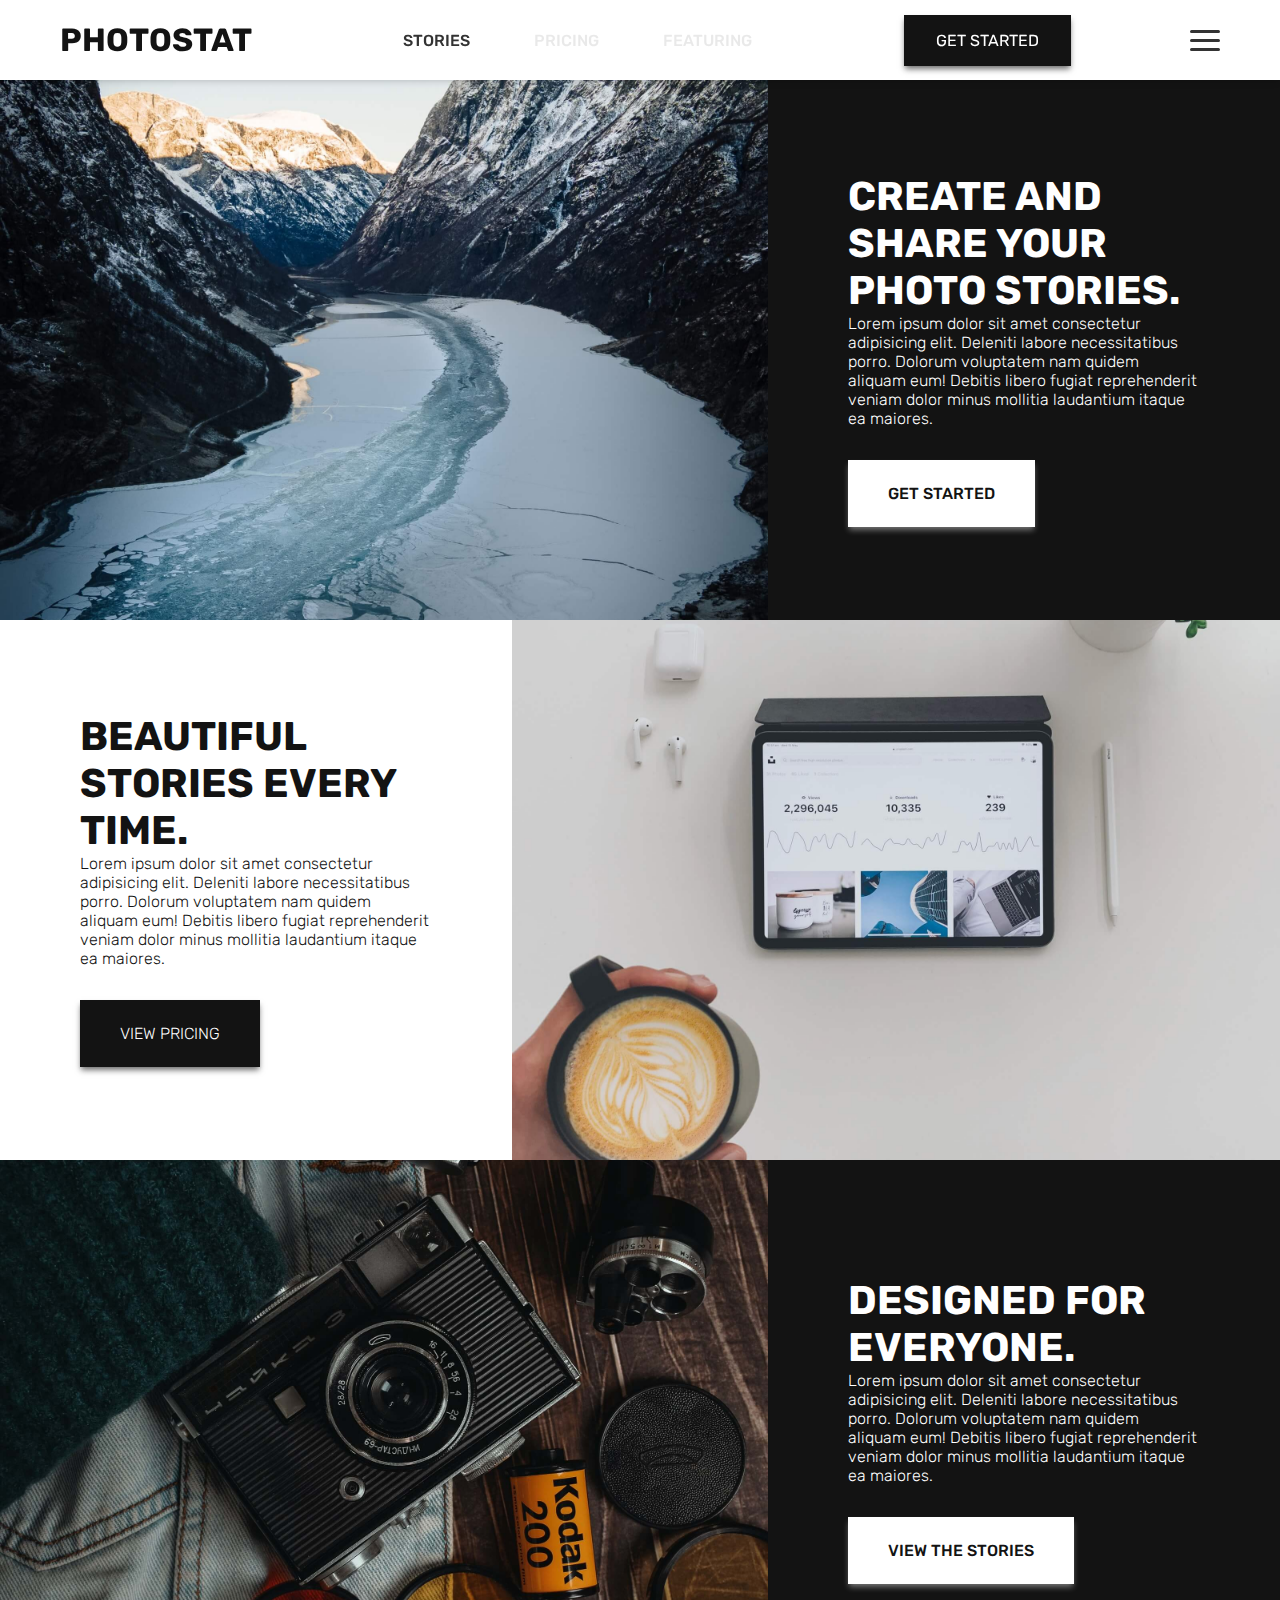
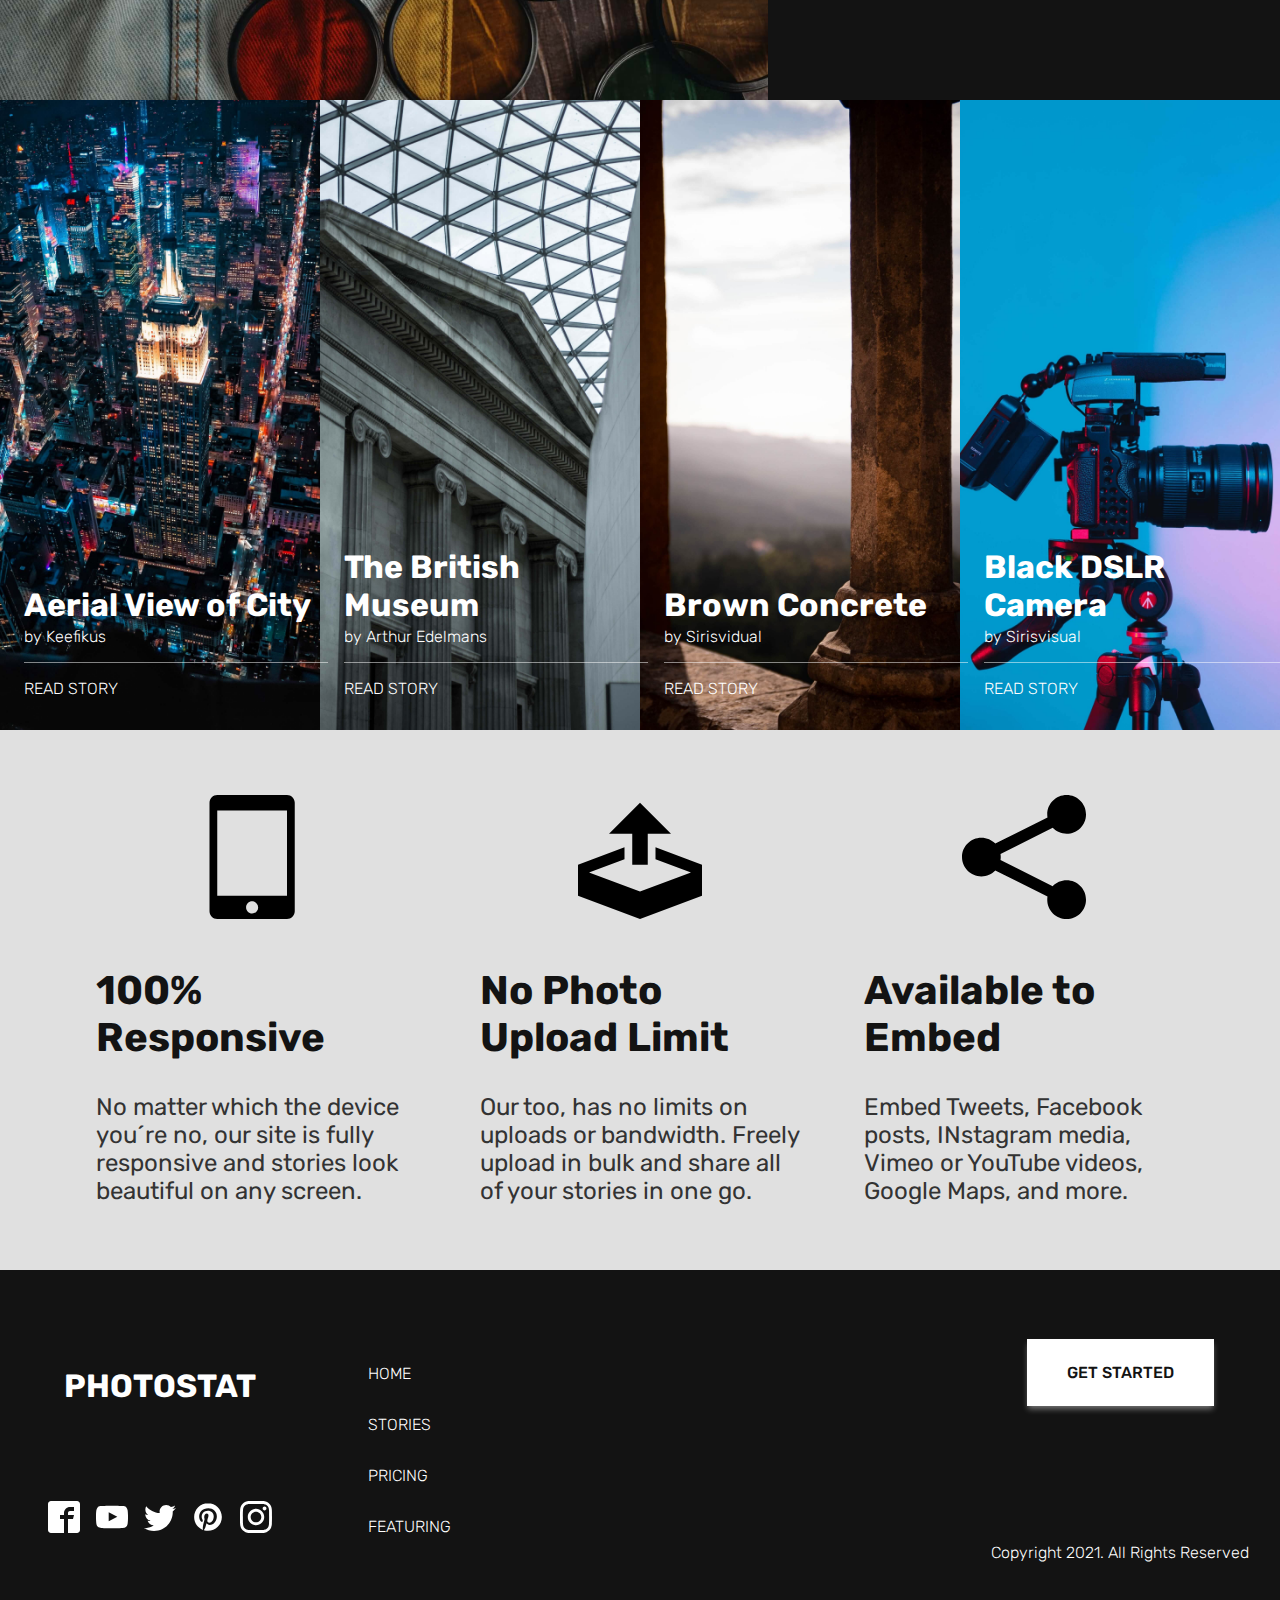
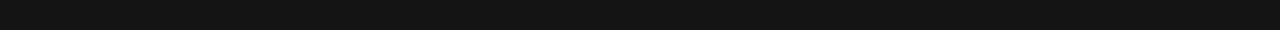
<file: index.html>
<!DOCTYPE html>
<html lang="en">
  <head>
    <meta charset="UTF-8" />
    <meta http-equiv="X-UA-Compatible" content="IE=edge" />
    <meta name="viewport" content="width=device-width, initial-scale=1.0" />
    <title>Photostat</title>
    <link rel="preconnect" href="https://fonts.gstatic.com" />
    <link
      href="https://fonts.googleapis.com/css2?family=Rubik:wght@300;400;500;600&display=swap"
      rel="stylesheet"
    />
    <link rel="stylesheet" href="./src/style.css" />
    <script src="./src/active.js" defer></script>
  </head>
  <body>
    <div class="backdrop"></div>
    <header class="header">
      <div class="brand">
        <a href="./index.html">
          <h1>PHOTOSTAT</h1>
        </a>
      </div>
      <nav class="menu menu__header">
        <ul>
          <li><a href="./story.html">STORIES</a></li>
          <li><a href="./pricing.html" style="opacity: 0.1">PRICING</a></li>
          <li><a href="./featuring.html" style="opacity: 0.1">FEATURING</a></li>
        </ul>
      </nav>
      <div class="action">
        <button class="btn btn__header">GET STARTED</button>
      </div>
      <div class="burger">
        <span class="bar bar1"></span>
        <span class="bar bar2"></span>
        <span class="bar bar3"></span>
      </div>
    </header>
    <nav class="menu__phone">
      <ul>
        <li><a href="./story.html">STORIES</a></li>
        <li><a href="./pricing.html" style="opacity: 0.1">PRICING</a></li>
        <li><a href="./featuring.html" style="opacity: 0.1">FEATURING</a></li>
      </ul>
    </nav>
    <main class="main">
      <section class="presentation">
        <div class="stories stories-01">
          <div class="stories__img01">
            <!-- <img src="img001.jpg" alt="" /> -->
          </div>
          <div class="stories__parah stories__parah-01">
            <h1>CREATE AND SHARE YOUR PHOTO STORIES.</h1>
            <p>
              Lorem ipsum dolor sit amet consectetur adipisicing elit. Deleniti
              labore necessitatibus porro. Dolorum voluptatem nam quidem aliquam
              eum! Debitis libero fugiat reprehenderit veniam dolor minus
              mollitia laudantium itaque ea maiores.
            </p>
            <button class="btn">GET STARTED</button>
          </div>
        </div>
        <div class="stories stories-02">
          <div class="stories__parah stories__parah-02">
            <h1>BEAUTIFUL STORIES EVERY TIME.</h1>
            <p>
              Lorem ipsum dolor sit amet consectetur adipisicing elit. Deleniti
              labore necessitatibus porro. Dolorum voluptatem nam quidem aliquam
              eum! Debitis libero fugiat reprehenderit veniam dolor minus
              mollitia laudantium itaque ea maiores.
            </p>
            <button class="btn">VIEW PRICING</button>
          </div>
          <div class="stories__img02">
            <!-- <img src="img001.jpg" alt="" /> -->
          </div>
        </div>
        <div class="stories stories-03">
          <div class="stories__img03">
            <!-- <img src="img001.jpg" alt="" /> -->
          </div>
          <div class="stories__parah stories__parah-03">
            <h1>DESIGNED FOR EVERYONE.</h1>
            <p>
              Lorem ipsum dolor sit amet consectetur adipisicing elit. Deleniti
              labore necessitatibus porro. Dolorum voluptatem nam quidem aliquam
              eum! Debitis libero fugiat reprehenderit veniam dolor minus
              mollitia laudantium itaque ea maiores.
            </p>
            <button class="btn">VIEW THE STORIES</button>
          </div>
        </div>
      </section>
      <section class="pre__seccondari">
        <div class="story story1">
          <h1>Aerial View of City</h1>
          <p>by Keefikus</p>
          <div></div>
          <p>READ STORY</p>
        </div>
        <div class="story story2">
          <h1>The British Museum</h1>
          <p>by Arthur Edelmans</p>
          <div></div>
          <p>READ STORY</p>
        </div>
        <div class="story story3">
          <h1>Brown Concrete</h1>
          <p>by Sirisvidual</p>
          <div></div>
          <p>READ STORY</p>
        </div>
        <div class="story story4">
          <h1>Black DSLR Camera</h1>
          <p>by Sirisvisual</p>
          <div></div>
          <p>READ STORY</p>
        </div>
      </section>
      <section class="options">
        <div class="option__card">
          <svg
            version="1.1"
            xmlns="http://www.w3.org/2000/svg"
            class="mobile"
            viewBox="0 0 32 32"
          >
            <title>mobile2</title>
            <path
              d="M24 0h-18c-1.1 0-2 0.9-2 2v28c0 1.1 0.9 2 2 2h18c1.1 0 2-0.9 2-2v-28c0-1.1-0.9-2-2-2zM15 30.556c-0.859 0-1.556-0.697-1.556-1.556s0.697-1.556 1.556-1.556 1.556 0.697 1.556 1.556-0.697 1.556-1.556 1.556zM24 26h-18v-22h18v22z"
            ></path>
          </svg>
          <h1>100% Responsive</h1>
          <p>
            No matter which the device you´re no, our site is fully responsive
            and stories look beautiful on any screen.
          </p>
        </div>
        <div class="option__card">
          <svg
            version="1.1"
            xmlns="http://www.w3.org/2000/svg"
            class="mobile"
            viewBox="0 0 32 32"
          >
            <title>upload</title>
            <path
              d="M14 18h4v-8h6l-8-8-8 8h6zM20 13.5v3.085l9.158 3.415-13.158 4.907-13.158-4.907 9.158-3.415v-3.085l-12 4.5v8l16 6 16-6v-8z"
            ></path>
          </svg>

          <h1>No Photo Upload Limit</h1>
          <p>
            Our too, has no limits on uploads or bandwidth. Freely upload in
            bulk and share all of your stories in one go.
          </p>
        </div>
        <div class="option__card">
          <svg
            version="1.1"
            xmlns="http://www.w3.org/2000/svg"
            class="mobile"
            viewBox="0 0 32 32"
          >
            <title>share2</title>
            <path
              d="M27 22c-1.411 0-2.685 0.586-3.594 1.526l-13.469-6.734c0.041-0.258 0.063-0.522 0.063-0.791s-0.022-0.534-0.063-0.791l13.469-6.734c0.909 0.94 2.183 1.526 3.594 1.526 2.761 0 5-2.239 5-5s-2.239-5-5-5-5 2.239-5 5c0 0.269 0.022 0.534 0.063 0.791l-13.469 6.734c-0.909-0.94-2.183-1.526-3.594-1.526-2.761 0-5 2.239-5 5s2.239 5 5 5c1.411 0 2.685-0.586 3.594-1.526l13.469 6.734c-0.041 0.258-0.063 0.522-0.063 0.791 0 2.761 2.239 5 5 5s5-2.239 5-5c0-2.761-2.239-5-5-5z"
            ></path>
          </svg>

          <h1>Available to Embed</h1>
          <p>
            Embed Tweets, Facebook posts, INstagram media, Vimeo or YouTube
            videos, Google Maps, and more.
          </p>
        </div>
      </section>
    </main>
    <footer class="footer">
      <div class="social">
        <a href="./index.html">
          <h1>PHOTOSTAT</h1>
        </a>
        <div>
          <svg
            version="1.1"
            xmlns="http://www.w3.org/2000/svg"
            width="32"
            height="32"
            viewBox="0 0 32 32"
          >
            <title>facebook2</title>
            <path
              d="M29 0h-26c-1.65 0-3 1.35-3 3v26c0 1.65 1.35 3 3 3h13v-14h-4v-4h4v-2c0-3.306 2.694-6 6-6h4v4h-4c-1.1 0-2 0.9-2 2v2h6l-1 4h-5v14h9c1.65 0 3-1.35 3-3v-26c0-1.65-1.35-3-3-3z"
            ></path>
          </svg>

          <svg
            version="1.1"
            xmlns="http://www.w3.org/2000/svg"
            width="32"
            height="32"
            viewBox="0 0 32 32"
          >
            <title>youtube</title>
            <path
              d="M31.681 9.6c0 0-0.313-2.206-1.275-3.175-1.219-1.275-2.581-1.281-3.206-1.356-4.475-0.325-11.194-0.325-11.194-0.325h-0.012c0 0-6.719 0-11.194 0.325-0.625 0.075-1.987 0.081-3.206 1.356-0.963 0.969-1.269 3.175-1.269 3.175s-0.319 2.588-0.319 5.181v2.425c0 2.587 0.319 5.181 0.319 5.181s0.313 2.206 1.269 3.175c1.219 1.275 2.819 1.231 3.531 1.369 2.563 0.244 10.881 0.319 10.881 0.319s6.725-0.012 11.2-0.331c0.625-0.075 1.988-0.081 3.206-1.356 0.962-0.969 1.275-3.175 1.275-3.175s0.319-2.587 0.319-5.181v-2.425c-0.006-2.588-0.325-5.181-0.325-5.181zM12.694 20.15v-8.994l8.644 4.513-8.644 4.481z"
            ></path>
          </svg>
          <svg
            version="1.1"
            xmlns="http://www.w3.org/2000/svg"
            width="32"
            height="32"
            viewBox="0 0 32 32"
          >
            <title>twitter1</title>
            <path
              d="M32 7.075c-1.175 0.525-2.444 0.875-3.769 1.031 1.356-0.813 2.394-2.1 2.887-3.631-1.269 0.75-2.675 1.3-4.169 1.594-1.2-1.275-2.906-2.069-4.794-2.069-3.625 0-6.563 2.938-6.563 6.563 0 0.512 0.056 1.012 0.169 1.494-5.456-0.275-10.294-2.888-13.531-6.862-0.563 0.969-0.887 2.1-0.887 3.3 0 2.275 1.156 4.287 2.919 5.463-1.075-0.031-2.087-0.331-2.975-0.819 0 0.025 0 0.056 0 0.081 0 3.181 2.263 5.838 5.269 6.437-0.55 0.15-1.131 0.231-1.731 0.231-0.425 0-0.831-0.044-1.237-0.119 0.838 2.606 3.263 4.506 6.131 4.563-2.25 1.762-5.075 2.813-8.156 2.813-0.531 0-1.050-0.031-1.569-0.094 2.913 1.869 6.362 2.95 10.069 2.95 12.075 0 18.681-10.006 18.681-18.681 0-0.287-0.006-0.569-0.019-0.85 1.281-0.919 2.394-2.075 3.275-3.394z"
            ></path>
          </svg>
          <svg
            version="1.1"
            xmlns="http://www.w3.org/2000/svg"
            width="32"
            height="32"
            viewBox="0 0 32 32"
          >
            <title>pinterest</title>
            <path
              d="M16 2.138c-7.656 0-13.863 6.206-13.863 13.863 0 5.875 3.656 10.887 8.813 12.906-0.119-1.094-0.231-2.781 0.050-3.975 0.25-1.081 1.625-6.887 1.625-6.887s-0.412-0.831-0.412-2.056c0-1.925 1.119-3.369 2.506-3.369 1.181 0 1.756 0.887 1.756 1.95 0 1.188-0.756 2.969-1.15 4.613-0.331 1.381 0.688 2.506 2.050 2.506 2.462 0 4.356-2.6 4.356-6.35 0-3.319-2.387-5.638-5.787-5.638-3.944 0-6.256 2.956-6.256 6.019 0 1.194 0.456 2.469 1.031 3.163 0.113 0.137 0.131 0.256 0.094 0.4-0.106 0.438-0.338 1.381-0.387 1.575-0.063 0.256-0.2 0.306-0.463 0.188-1.731-0.806-2.813-3.337-2.813-5.369 0-4.375 3.175-8.387 9.156-8.387 4.806 0 8.544 3.425 8.544 8.006 0 4.775-3.012 8.625-7.194 8.625-1.406 0-2.725-0.731-3.175-1.594 0 0-0.694 2.644-0.863 3.294-0.313 1.206-1.156 2.712-1.725 3.631 1.3 0.4 2.675 0.619 4.106 0.619 7.656 0 13.863-6.206 13.863-13.863 0-7.662-6.206-13.869-13.863-13.869z"
            ></path>
          </svg>
          <svg
            version="1.1"
            xmlns="http://www.w3.org/2000/svg"
            width="32"
            height="32"
            viewBox="0 0 32 32"
          >
            <title>instagram1</title>
            <path
              d="M16 2.881c4.275 0 4.781 0.019 6.462 0.094 1.563 0.069 2.406 0.331 2.969 0.55 0.744 0.288 1.281 0.638 1.837 1.194 0.563 0.563 0.906 1.094 1.2 1.838 0.219 0.563 0.481 1.412 0.55 2.969 0.075 1.688 0.094 2.194 0.094 6.463s-0.019 4.781-0.094 6.463c-0.069 1.563-0.331 2.406-0.55 2.969-0.288 0.744-0.637 1.281-1.194 1.837-0.563 0.563-1.094 0.906-1.837 1.2-0.563 0.219-1.413 0.481-2.969 0.55-1.688 0.075-2.194 0.094-6.463 0.094s-4.781-0.019-6.463-0.094c-1.563-0.069-2.406-0.331-2.969-0.55-0.744-0.288-1.281-0.637-1.838-1.194-0.563-0.563-0.906-1.094-1.2-1.837-0.219-0.563-0.481-1.413-0.55-2.969-0.075-1.688-0.094-2.194-0.094-6.463s0.019-4.781 0.094-6.463c0.069-1.563 0.331-2.406 0.55-2.969 0.288-0.744 0.638-1.281 1.194-1.838 0.563-0.563 1.094-0.906 1.838-1.2 0.563-0.219 1.412-0.481 2.969-0.55 1.681-0.075 2.188-0.094 6.463-0.094zM16 0c-4.344 0-4.887 0.019-6.594 0.094-1.7 0.075-2.869 0.35-3.881 0.744-1.056 0.412-1.95 0.956-2.837 1.85-0.894 0.888-1.438 1.781-1.85 2.831-0.394 1.019-0.669 2.181-0.744 3.881-0.075 1.713-0.094 2.256-0.094 6.6s0.019 4.887 0.094 6.594c0.075 1.7 0.35 2.869 0.744 3.881 0.413 1.056 0.956 1.95 1.85 2.837 0.887 0.887 1.781 1.438 2.831 1.844 1.019 0.394 2.181 0.669 3.881 0.744 1.706 0.075 2.25 0.094 6.594 0.094s4.888-0.019 6.594-0.094c1.7-0.075 2.869-0.35 3.881-0.744 1.050-0.406 1.944-0.956 2.831-1.844s1.438-1.781 1.844-2.831c0.394-1.019 0.669-2.181 0.744-3.881 0.075-1.706 0.094-2.25 0.094-6.594s-0.019-4.887-0.094-6.594c-0.075-1.7-0.35-2.869-0.744-3.881-0.394-1.063-0.938-1.956-1.831-2.844-0.887-0.887-1.781-1.438-2.831-1.844-1.019-0.394-2.181-0.669-3.881-0.744-1.712-0.081-2.256-0.1-6.6-0.1v0z"
            ></path>
            <path
              d="M16 7.781c-4.537 0-8.219 3.681-8.219 8.219s3.681 8.219 8.219 8.219 8.219-3.681 8.219-8.219c0-4.537-3.681-8.219-8.219-8.219zM16 21.331c-2.944 0-5.331-2.387-5.331-5.331s2.387-5.331 5.331-5.331c2.944 0 5.331 2.387 5.331 5.331s-2.387 5.331-5.331 5.331z"
            ></path>
            <path
              d="M26.462 7.456c0 1.060-0.859 1.919-1.919 1.919s-1.919-0.859-1.919-1.919c0-1.060 0.859-1.919 1.919-1.919s1.919 0.859 1.919 1.919z"
            ></path>
          </svg>
        </div>
      </div>
      <nav class="menu menu__footer">
        <ul>
          <li><a href="./index.html">HOME</a></li>
          <li><a href="./story.html">STORIES</a></li>
          <li><a href="./pricing.html">PRICING</a></li>
          <li><a href="./featuring.html">FEATURING</a></li>
        </ul>
      </nav>
      <div class="copy__rights">
        <button class="btn">GET STARTED</button>
        <p>Copyright 2021. All Rights Reserved</p>
      </div>
    </footer>
  </body>
</html>
</file>
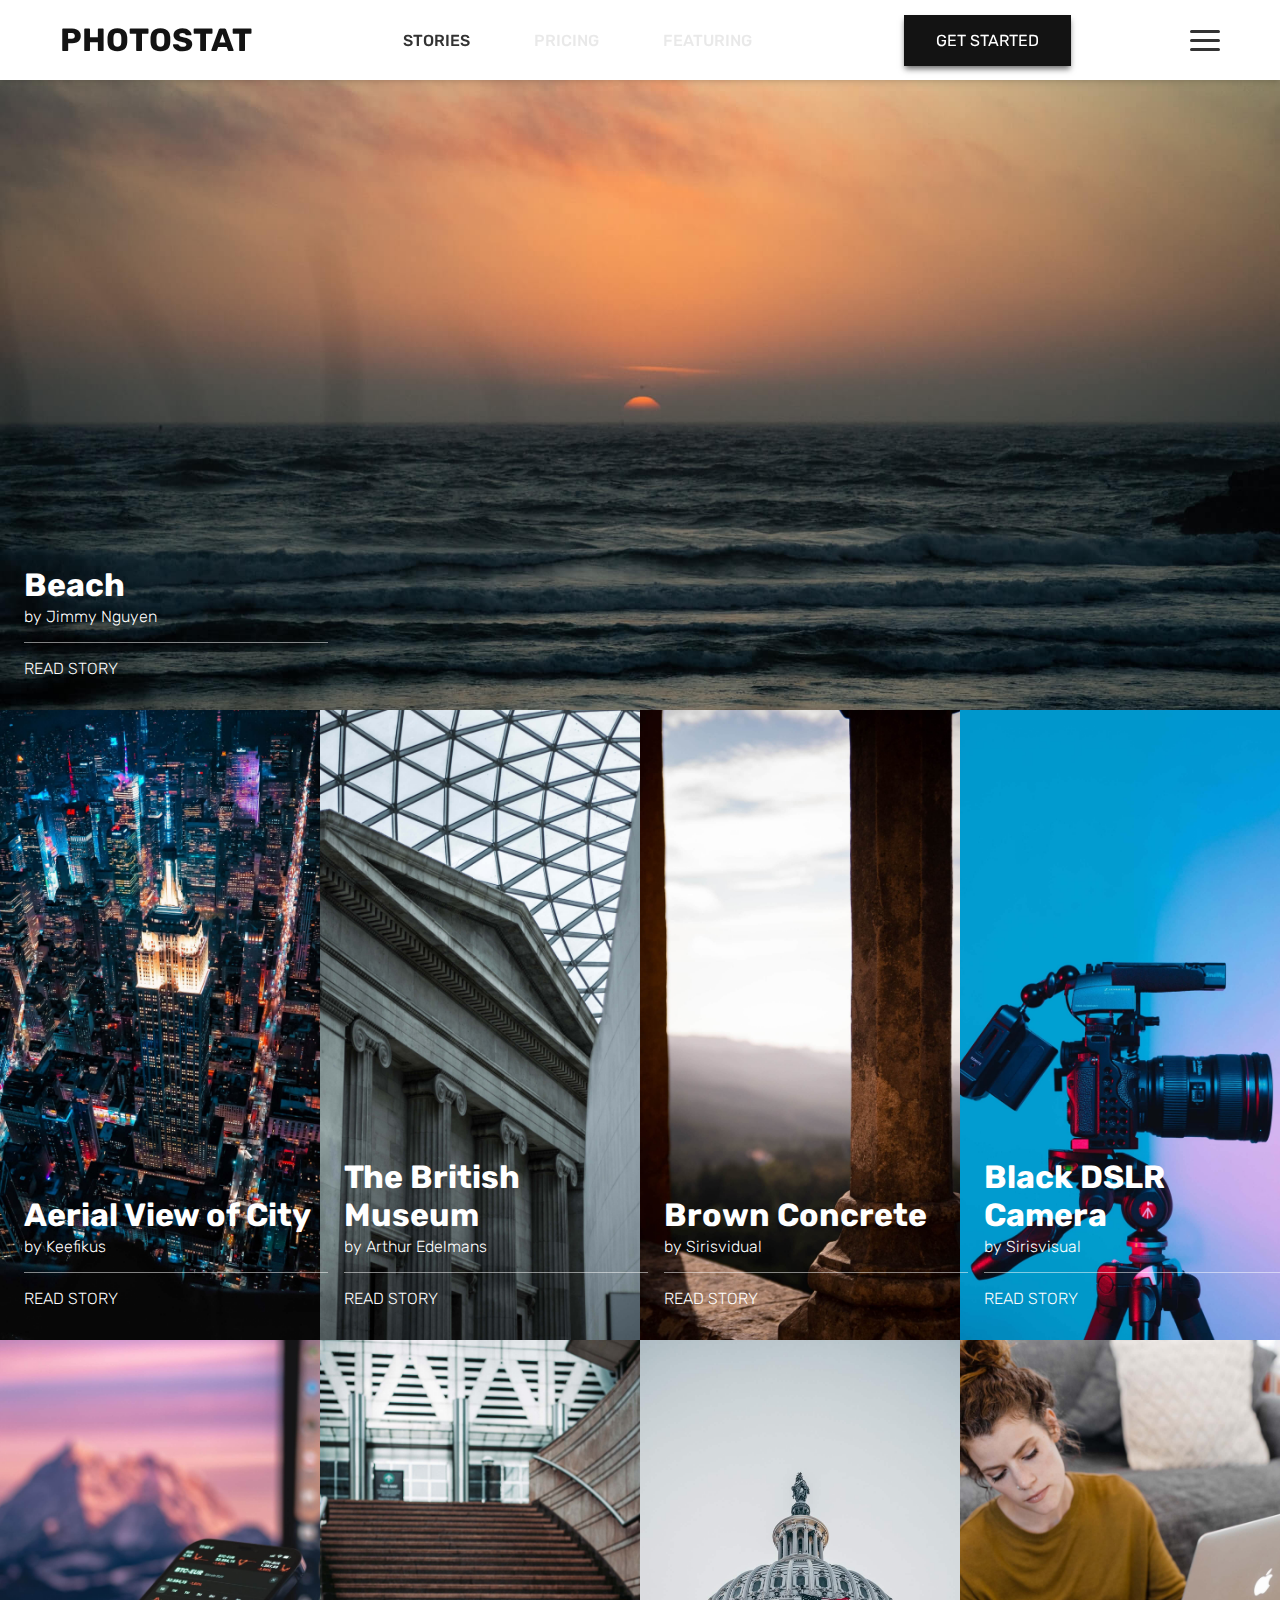
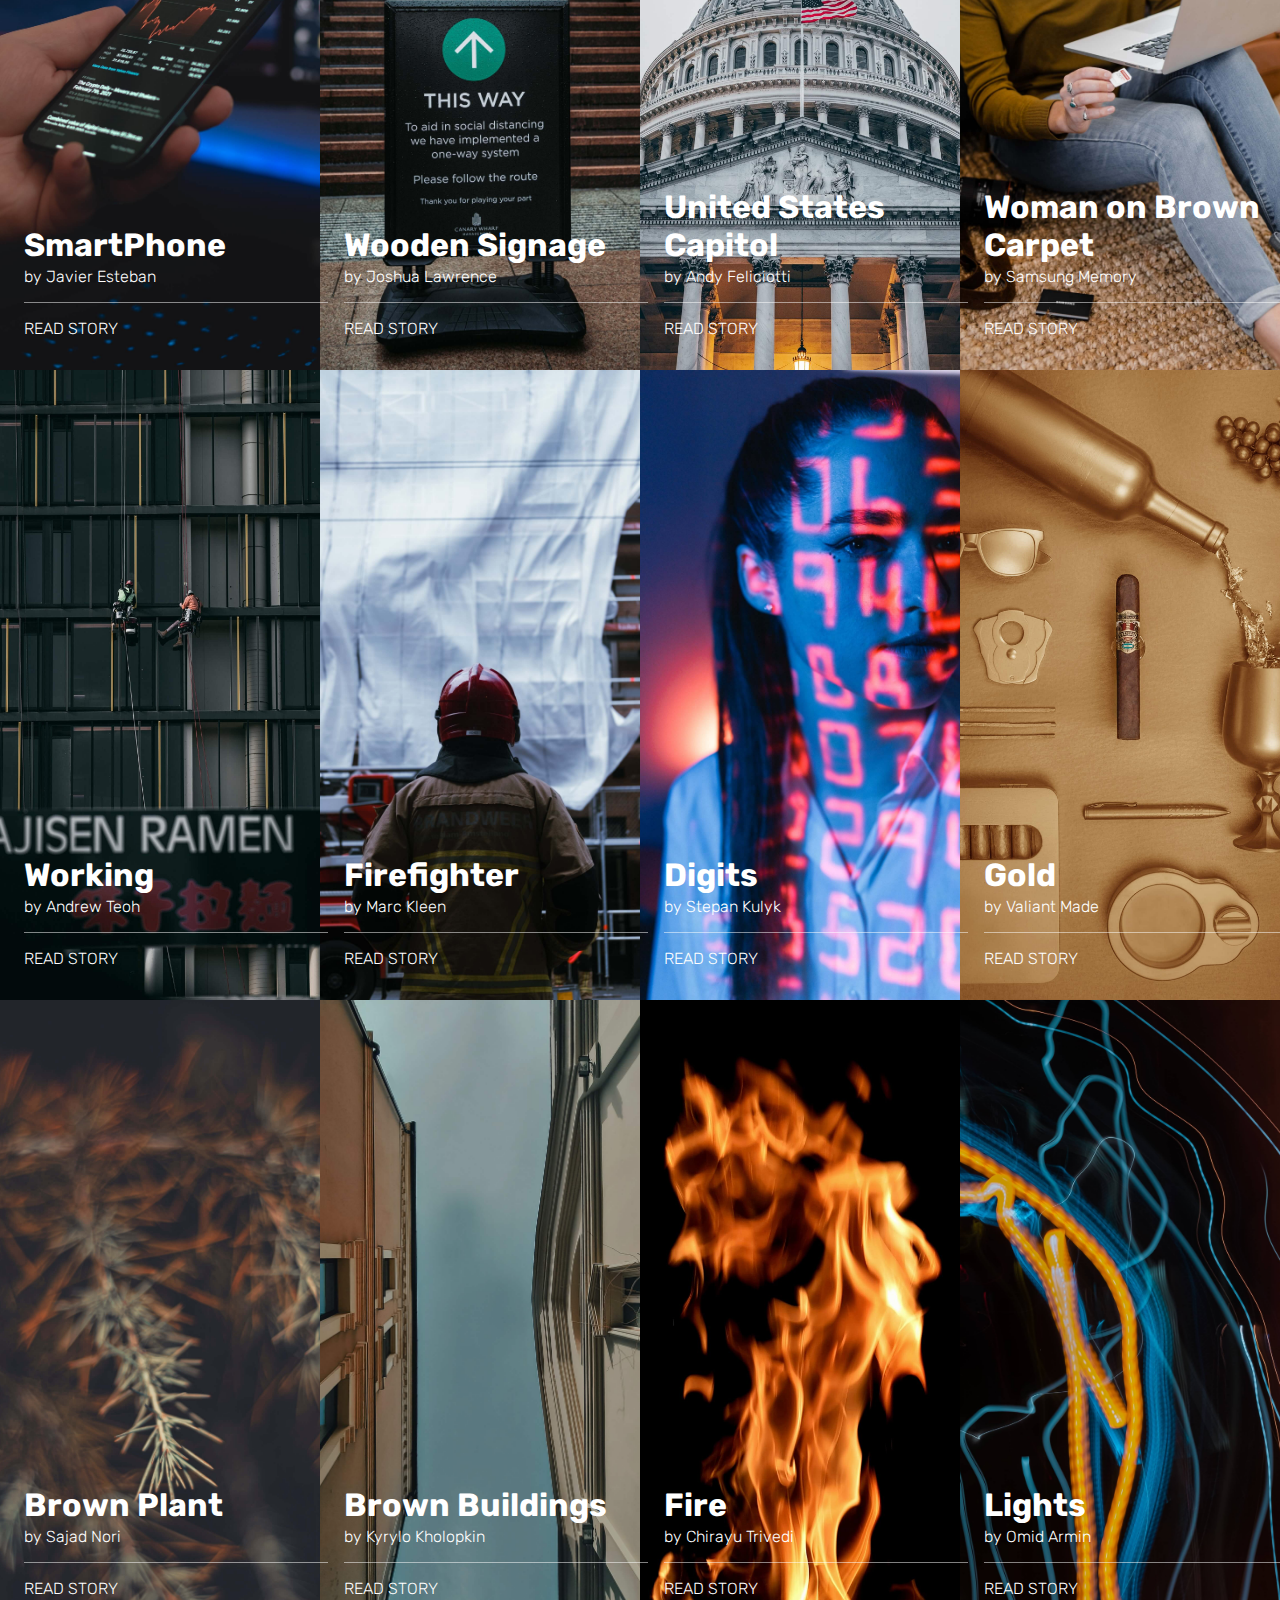
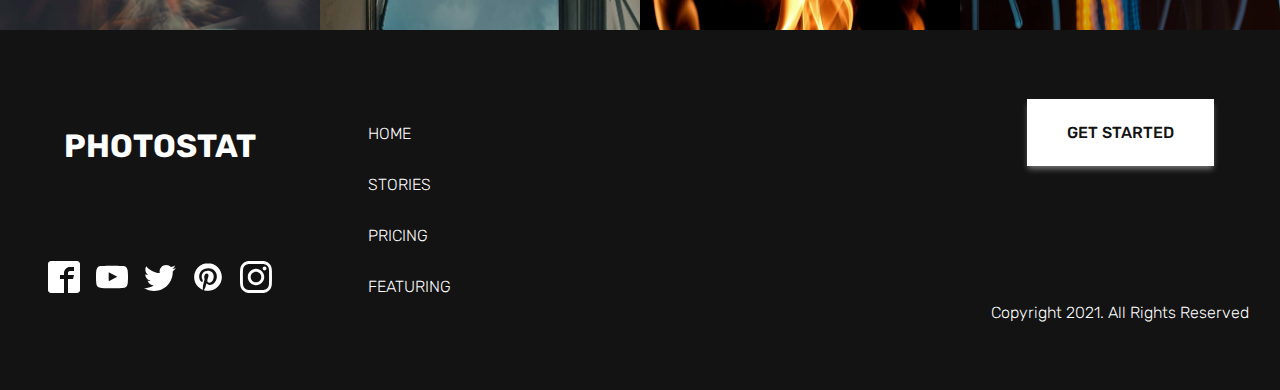
<file: story.html>
<!DOCTYPE html>
<html lang="en">
  <head>
    <meta charset="UTF-8" />
    <meta http-equiv="X-UA-Compatible" content="IE=edge" />
    <meta name="viewport" content="width=device-width, initial-scale=1.0" />
    <title>Photostat</title>
    <link rel="preconnect" href="https://fonts.gstatic.com" />
    <link
      href="https://fonts.googleapis.com/css2?family=Rubik:wght@300;400;500;600&display=swap"
      rel="stylesheet"
    />
    <link rel="stylesheet" href="./src/story.css" />
    <script src="./src/active.js" defer></script>
  </head>
  <body>
    <div class="backdrop"></div>
    <header class="header">
      <div class="brand">
        <a href="./index.html">
          <h1>PHOTOSTAT</h1>
        </a>
      </div>
      <nav class="menu menu__header">
        <ul>
          <li><a href="./story.html">STORIES</a></li>
          <li><a href="./pricing.html" style="opacity: 0.1">PRICING</a></li>
          <li><a href="./featuring.html" style="opacity: 0.1">FEATURING</a></li>
        </ul>
      </nav>
      <div class="action">
        <button class="btn btn__header">GET STARTED</button>
      </div>
      <div class="burger">
        <span class="bar"></span>
        <span class="bar"></span>
        <span class="bar"></span>
      </div>
    </header>
    <nav class="menu__phone">
      <ul>
        <li><a href="./story.html">STORIES</a></li>
        <li><a href="./pricing.html" style="opacity: 0.1">PRICING</a></li>
        <li><a href="./featuring.html" style="opacity: 0.1">FEATURING</a></li>
      </ul>
    </nav>
    <main class="main">
      <section class="pre__seccondari">
        <div class="first">
          <div class="story storyfirst">
            <h1>Beach</h1>
            <p>by Jimmy Nguyen</p>
            <div></div>
            <p>READ STORY</p>
          </div>
        </div>
        <div class="all">
          <div class="story story1">
            <h1>Aerial View of City</h1>
            <p>by Keefikus</p>
            <div></div>
            <p>READ STORY</p>
          </div>
          <div class="story story2">
            <h1>The British Museum</h1>
            <p>by Arthur Edelmans</p>
            <div></div>
            <p>READ STORY</p>
          </div>
          <div class="story story3">
            <h1>Brown Concrete</h1>
            <p>by Sirisvidual</p>
            <div></div>
            <p>READ STORY</p>
          </div>
          <div class="story story4">
            <h1>Black DSLR Camera</h1>
            <p>by Sirisvisual</p>
            <div></div>
            <p>READ STORY</p>
          </div>
          <div class="story story5">
            <h1>SmartPhone</h1>
            <p>by Javier Esteban</p>
            <div></div>
            <p>READ STORY</p>
          </div>
          <div class="story story6">
            <h1>Wooden Signage</h1>
            <p>by Joshua Lawrence</p>
            <div></div>
            <p>READ STORY</p>
          </div>
          <div class="story story7">
            <h1>United States Capitol</h1>
            <p>by Andy Feliciotti</p>
            <div></div>
            <p>READ STORY</p>
          </div>
          <div class="story story8">
            <h1>Woman on Brown Carpet</h1>
            <p>by Samsung Memory</p>
            <div></div>
            <p>READ STORY</p>
          </div>
          <div class="story story9">
            <h1>Working</h1>
            <p>by Andrew Teoh</p>
            <div></div>
            <p>READ STORY</p>
          </div>
          <div class="story story10">
            <h1>Firefighter</h1>
            <p>by Marc Kleen</p>
            <div></div>
            <p>READ STORY</p>
          </div>
          <div class="story story11">
            <h1>Digits</h1>
            <p>by Stepan Kulyk</p>
            <div></div>
            <p>READ STORY</p>
          </div>
          <div class="story story12">
            <h1>Gold</h1>
            <p>by Valiant Made</p>
            <div></div>
            <p>READ STORY</p>
          </div>
          <div class="story story13">
            <h1>Brown Plant</h1>
            <p>by Sajad Nori</p>
            <div></div>
            <p>READ STORY</p>
          </div>
          <div class="story story14">
            <h1>Brown Buildings</h1>
            <p>by Kyrylo Kholopkin</p>
            <div></div>
            <p>READ STORY</p>
          </div>
          <div class="story story15">
            <h1>Fire</h1>
            <p>by Chirayu Trivedi</p>
            <div></div>
            <p>READ STORY</p>
          </div>
          <div class="story story16">
            <h1>Lights</h1>
            <p>by Omid Armin</p>
            <div></div>
            <p>READ STORY</p>
          </div>
        </div>
      </section>
    </main>
    <footer class="footer">
      <div class="social">
        <a href="./index.html">
          <h1>PHOTOSTAT</h1>
        </a>
        <div>
          <svg
            version="1.1"
            xmlns="http://www.w3.org/2000/svg"
            width="32"
            height="32"
            viewBox="0 0 32 32"
          >
            <title>facebook2</title>
            <path
              d="M29 0h-26c-1.65 0-3 1.35-3 3v26c0 1.65 1.35 3 3 3h13v-14h-4v-4h4v-2c0-3.306 2.694-6 6-6h4v4h-4c-1.1 0-2 0.9-2 2v2h6l-1 4h-5v14h9c1.65 0 3-1.35 3-3v-26c0-1.65-1.35-3-3-3z"
            ></path>
          </svg>

          <svg
            version="1.1"
            xmlns="http://www.w3.org/2000/svg"
            width="32"
            height="32"
            viewBox="0 0 32 32"
          >
            <title>youtube</title>
            <path
              d="M31.681 9.6c0 0-0.313-2.206-1.275-3.175-1.219-1.275-2.581-1.281-3.206-1.356-4.475-0.325-11.194-0.325-11.194-0.325h-0.012c0 0-6.719 0-11.194 0.325-0.625 0.075-1.987 0.081-3.206 1.356-0.963 0.969-1.269 3.175-1.269 3.175s-0.319 2.588-0.319 5.181v2.425c0 2.587 0.319 5.181 0.319 5.181s0.313 2.206 1.269 3.175c1.219 1.275 2.819 1.231 3.531 1.369 2.563 0.244 10.881 0.319 10.881 0.319s6.725-0.012 11.2-0.331c0.625-0.075 1.988-0.081 3.206-1.356 0.962-0.969 1.275-3.175 1.275-3.175s0.319-2.587 0.319-5.181v-2.425c-0.006-2.588-0.325-5.181-0.325-5.181zM12.694 20.15v-8.994l8.644 4.513-8.644 4.481z"
            ></path>
          </svg>
          <svg
            version="1.1"
            xmlns="http://www.w3.org/2000/svg"
            width="32"
            height="32"
            viewBox="0 0 32 32"
          >
            <title>twitter1</title>
            <path
              d="M32 7.075c-1.175 0.525-2.444 0.875-3.769 1.031 1.356-0.813 2.394-2.1 2.887-3.631-1.269 0.75-2.675 1.3-4.169 1.594-1.2-1.275-2.906-2.069-4.794-2.069-3.625 0-6.563 2.938-6.563 6.563 0 0.512 0.056 1.012 0.169 1.494-5.456-0.275-10.294-2.888-13.531-6.862-0.563 0.969-0.887 2.1-0.887 3.3 0 2.275 1.156 4.287 2.919 5.463-1.075-0.031-2.087-0.331-2.975-0.819 0 0.025 0 0.056 0 0.081 0 3.181 2.263 5.838 5.269 6.437-0.55 0.15-1.131 0.231-1.731 0.231-0.425 0-0.831-0.044-1.237-0.119 0.838 2.606 3.263 4.506 6.131 4.563-2.25 1.762-5.075 2.813-8.156 2.813-0.531 0-1.050-0.031-1.569-0.094 2.913 1.869 6.362 2.95 10.069 2.95 12.075 0 18.681-10.006 18.681-18.681 0-0.287-0.006-0.569-0.019-0.85 1.281-0.919 2.394-2.075 3.275-3.394z"
            ></path>
          </svg>
          <svg
            version="1.1"
            xmlns="http://www.w3.org/2000/svg"
            width="32"
            height="32"
            viewBox="0 0 32 32"
          >
            <title>pinterest</title>
            <path
              d="M16 2.138c-7.656 0-13.863 6.206-13.863 13.863 0 5.875 3.656 10.887 8.813 12.906-0.119-1.094-0.231-2.781 0.050-3.975 0.25-1.081 1.625-6.887 1.625-6.887s-0.412-0.831-0.412-2.056c0-1.925 1.119-3.369 2.506-3.369 1.181 0 1.756 0.887 1.756 1.95 0 1.188-0.756 2.969-1.15 4.613-0.331 1.381 0.688 2.506 2.050 2.506 2.462 0 4.356-2.6 4.356-6.35 0-3.319-2.387-5.638-5.787-5.638-3.944 0-6.256 2.956-6.256 6.019 0 1.194 0.456 2.469 1.031 3.163 0.113 0.137 0.131 0.256 0.094 0.4-0.106 0.438-0.338 1.381-0.387 1.575-0.063 0.256-0.2 0.306-0.463 0.188-1.731-0.806-2.813-3.337-2.813-5.369 0-4.375 3.175-8.387 9.156-8.387 4.806 0 8.544 3.425 8.544 8.006 0 4.775-3.012 8.625-7.194 8.625-1.406 0-2.725-0.731-3.175-1.594 0 0-0.694 2.644-0.863 3.294-0.313 1.206-1.156 2.712-1.725 3.631 1.3 0.4 2.675 0.619 4.106 0.619 7.656 0 13.863-6.206 13.863-13.863 0-7.662-6.206-13.869-13.863-13.869z"
            ></path>
          </svg>
          <svg
            version="1.1"
            xmlns="http://www.w3.org/2000/svg"
            width="32"
            height="32"
            viewBox="0 0 32 32"
          >
            <title>instagram1</title>
            <path
              d="M16 2.881c4.275 0 4.781 0.019 6.462 0.094 1.563 0.069 2.406 0.331 2.969 0.55 0.744 0.288 1.281 0.638 1.837 1.194 0.563 0.563 0.906 1.094 1.2 1.838 0.219 0.563 0.481 1.412 0.55 2.969 0.075 1.688 0.094 2.194 0.094 6.463s-0.019 4.781-0.094 6.463c-0.069 1.563-0.331 2.406-0.55 2.969-0.288 0.744-0.637 1.281-1.194 1.837-0.563 0.563-1.094 0.906-1.837 1.2-0.563 0.219-1.413 0.481-2.969 0.55-1.688 0.075-2.194 0.094-6.463 0.094s-4.781-0.019-6.463-0.094c-1.563-0.069-2.406-0.331-2.969-0.55-0.744-0.288-1.281-0.637-1.838-1.194-0.563-0.563-0.906-1.094-1.2-1.837-0.219-0.563-0.481-1.413-0.55-2.969-0.075-1.688-0.094-2.194-0.094-6.463s0.019-4.781 0.094-6.463c0.069-1.563 0.331-2.406 0.55-2.969 0.288-0.744 0.638-1.281 1.194-1.838 0.563-0.563 1.094-0.906 1.838-1.2 0.563-0.219 1.412-0.481 2.969-0.55 1.681-0.075 2.188-0.094 6.463-0.094zM16 0c-4.344 0-4.887 0.019-6.594 0.094-1.7 0.075-2.869 0.35-3.881 0.744-1.056 0.412-1.95 0.956-2.837 1.85-0.894 0.888-1.438 1.781-1.85 2.831-0.394 1.019-0.669 2.181-0.744 3.881-0.075 1.713-0.094 2.256-0.094 6.6s0.019 4.887 0.094 6.594c0.075 1.7 0.35 2.869 0.744 3.881 0.413 1.056 0.956 1.95 1.85 2.837 0.887 0.887 1.781 1.438 2.831 1.844 1.019 0.394 2.181 0.669 3.881 0.744 1.706 0.075 2.25 0.094 6.594 0.094s4.888-0.019 6.594-0.094c1.7-0.075 2.869-0.35 3.881-0.744 1.050-0.406 1.944-0.956 2.831-1.844s1.438-1.781 1.844-2.831c0.394-1.019 0.669-2.181 0.744-3.881 0.075-1.706 0.094-2.25 0.094-6.594s-0.019-4.887-0.094-6.594c-0.075-1.7-0.35-2.869-0.744-3.881-0.394-1.063-0.938-1.956-1.831-2.844-0.887-0.887-1.781-1.438-2.831-1.844-1.019-0.394-2.181-0.669-3.881-0.744-1.712-0.081-2.256-0.1-6.6-0.1v0z"
            ></path>
            <path
              d="M16 7.781c-4.537 0-8.219 3.681-8.219 8.219s3.681 8.219 8.219 8.219 8.219-3.681 8.219-8.219c0-4.537-3.681-8.219-8.219-8.219zM16 21.331c-2.944 0-5.331-2.387-5.331-5.331s2.387-5.331 5.331-5.331c2.944 0 5.331 2.387 5.331 5.331s-2.387 5.331-5.331 5.331z"
            ></path>
            <path
              d="M26.462 7.456c0 1.060-0.859 1.919-1.919 1.919s-1.919-0.859-1.919-1.919c0-1.060 0.859-1.919 1.919-1.919s1.919 0.859 1.919 1.919z"
            ></path>
          </svg>
        </div>
      </div>
      <nav class="menu menu__footer">
        <ul>
          <li><a href="./index.html">HOME</a></li>
          <li><a href="./story.html">STORIES</a></li>
          <li><a href="./pricing.html">PRICING</a></li>
          <li><a href="./featuring.html">FEATURING</a></li>
        </ul>
      </nav>
      <div class="copy__rights">
        <button class="btn">GET STARTED</button>
        <p>Copyright 2021. All Rights Reserved</p>
      </div>
    </footer>
  </body>
</html>
</file>
<file: src/style.css>
*,
*::after,
*::before {
  margin: 0;
  padding: 0;
  box-sizing: inherit;
}

html {
  box-sizing: border-box;
}

h1 {
  font-family: "Rubik", sans-serif;
  color: #131313;
}

p {
  font-family: "Rubik", sans-serif;
  color: #333333;
}

a {
  font-family: "Rubik", sans-serif;
  color: #333333;
}

.main {
  padding-top: 5rem;
  display: grid;
  grid-template-rows: 180vh 70vh 60vh;
  grid-template-columns: 100%;
  background-color: #e0e0e0;
  overflow: hidden;
}

.backdrop {
  display: none;
  position: fixed;
  z-index: 1;
  top: 0;
  left: 0;
  width: 100%;
  height: 100%;
  background-color: rgba(0, 0, 0, 0.9);
  opacity: 0;
  transition: opacity 300ms;
}

.backdrop--block {
  display: block;
}

.backdrop--opacity {
  opacity: 1;
}

@media (max-width: 1050px) {
  .main {
    grid-template-rows: 180vh 140vh 60vh;
  }
}
@media (max-width: 700px) {
  .main {
    grid-template-rows: 180vh 140vh 1fr;
  }
}
@media (max-width: 500px) {
  .main {
    grid-template-rows: 180vh 280vh 1fr;
  }
}
.header {
  display: flex;
  justify-content: space-around;
  align-items: center;
  background-color: #ffffff;
  box-shadow: rgba(0, 0, 0, 0.1) 0px 4px 6px -1px, rgba(0, 0, 0, 0.06) 0px 2px 4px -1px;
  position: fixed;
  width: 100%;
  height: 5rem;
  z-index: 3;
}

.brand > a {
  text-decoration: none;
}

.menu > ul {
  list-style: none;
  display: flex;
}
.menu > ul > li {
  margin: 0 2rem;
}
.menu > ul > li > a {
  font-weight: 500;
  text-decoration: none;
}

.btn {
  font-family: "Rubik", sans-serif;
  background-color: #131313;
  border: none;
  color: #ffffff;
  padding: 1rem 2rem;
  font-size: 1rem;
  box-shadow: rgba(19, 19, 19, 0.6) 0px 4px 6px -1px, rgba(19, 19, 19, 0.06) 0px 2px 4px -1px;
  cursor: pointer;
  transition: transform 300ms, box-shadow 300ms;
}
.btn:hover {
  transform: translateY(-2px);
}

.burger {
  display: flex;
  flex-direction: column;
  justify-content: space-between;
  width: 30px;
  height: 21px;
  cursor: pointer;
}

.burger .bar {
  height: 3px;
  width: 100%;
  background-color: #333333;
  border-radius: 10px;
  transition: background-color 500ms, transform 300ms, opacity 300ms;
}

.burger--pop .bar2 {
  opacity: 0;
}

.burger--pop .bar1 {
  transform: rotate(-45deg) translate(-7px, 6px);
}

.burger--pop .bar3 {
  transform: rotate(45deg) translate(-6px, -6px);
}

.menu__phone {
  z-index: 2;
  display: flex;
  align-items: center;
  justify-content: center;
  background-color: #131313;
  position: fixed;
  width: 100%;
  height: 5rem;
  margin-top: -10rem;
  transition: margin 350ms ease-out;
}
.menu__phone > ul {
  list-style: none;
  display: flex;
}
.menu__phone > ul > li {
  margin: 0 2rem;
}
.menu__phone > ul > li > a {
  color: #ffffff;
  font-weight: 500;
  text-decoration: none;
}

@media (max-width: 800px) {
  .burger {
    display: flex;
    margin-right: 1rem;
  }

  .header {
    justify-content: space-between;
  }

  .brand {
    margin-left: 1rem;
  }

  .menu__header {
    display: none;
  }

  .btn__header {
    display: none;
  }
}
@media (max-width: 400px) {
  .menu__phone {
    height: 12rem;
  }
  .menu__phone > ul {
    flex-direction: column;
  }
  .menu__phone > ul > li {
    margin: 1rem 0;
  }
}
.menu__phone--active {
  margin-top: 5rem;
}

.presentation {
  display: grid;
  grid-template-rows: repeat(3, 1fr);
  grid-template-columns: 1fr;
  grid-row: 1/2;
}

.stories {
  display: grid;
  grid-template-columns: 1.2fr 0.8fr;
}

.stories-02 {
  grid-template-columns: 0.8fr 1.2fr;
}

.stories__parah {
  background-color: #131313;
  display: flex;
  flex-direction: column;
  justify-content: center;
}
.stories__parah > h1 {
  margin: 0 5rem;
  color: #ffffff;
  font-size: 2.5rem;
}
.stories__parah > p {
  margin: 0 5rem;
  color: #ffffff;
  font-size: 1rem;
  font-weight: 300;
}
.stories__parah > .btn {
  margin: 2rem 5rem 0 5rem;
  align-self: flex-start;
  padding: 1.5rem 2.5rem;
  font-size: 1rem;
  font-weight: 500;
  background-color: #ffffff;
  color: #131313;
  box-shadow: rgba(255, 255, 255, 0.4) 0px 4px 6px -1px, rgba(255, 255, 255, 0.06) 0px 2px 4px -1px;
}

.stories__parah-02 {
  background-color: #ffffff;
}
.stories__parah-02 > h1 {
  margin: 0 5rem;
  color: #131313;
  font-size: 2.5rem;
}
.stories__parah-02 > p {
  margin: 0 5rem;
  color: #131313;
  font-size: 1rem;
  font-weight: 300;
}
.stories__parah-02 > .btn {
  margin: 2rem 5rem 0 5rem;
  align-self: flex-start;
  background-color: #131313;
  color: #ffffff;
  font-weight: 300;
  box-shadow: rgba(19, 19, 19, 0.6) 0px 4px 6px -1px, rgba(19, 19, 19, 0.06) 0px 2px 4px -1px;
}

@media (max-width: 1200px) {
  .stories__parah > h1 {
    margin: 0 2rem;
    font-size: 2rem;
  }
  .stories__parah > p {
    margin: 0 2rem;
    font-size: 1rem;
  }
  .stories__parah > .btn {
    margin: 2rem 5rem 0 5rem;
    padding: 1rem 2rem;
    font-size: 0.8rem;
  }
}
@media (max-width: 800px) {
  .stories__parah > h1 {
    margin: 0 2rem;
    font-size: 1.4rem;
  }
  .stories__parah > p {
    margin: 0 2rem;
    font-size: 0.8rem;
  }
  .stories__parah > .btn {
    margin: 2rem 5rem 0 5rem;
    padding: 1rem 1.6rem;
    font-size: 0.7rem;
  }
}
.stories__img01 {
  background-image: url("../img/img001.jpg");
  background-size: cover;
  background-position: center;
}

.stories__img02 {
  background-image: url("../img/img003.jpg");
  background-size: cover;
  background-position: center;
}

.stories__img03 {
  background-image: url("../img/img002.jpg");
  background-size: cover;
  background-position: center;
}

.pre__seccondari {
  display: grid;
  grid-template-columns: repeat(4, 25%);
  grid-row: 2/3;
}

@media (max-width: 1050px) {
  .pre__seccondari {
    grid-template-columns: repeat(2, 50%);
  }
}
@media (max-width: 500px) {
  .pre__seccondari {
    grid-template-columns: 100%;
  }
}
.story {
  background-size: cover;
  background-position: center;
  display: flex;
  flex-direction: column;
  justify-content: end;
}
.story > div {
  border-top: 1px solid #ffffff;
  margin: 1rem 0 0 1.5rem;
  width: 19rem;
  opacity: 0.5;
}
.story > h1 {
  color: #ffffff;
  margin: 1rem 0 0 1.5rem;
}
.story > p {
  color: #ffffff;
  font-weight: 300;
  margin: 0.2rem 0 0 1.5rem;
}
.story > p:last-child {
  margin: 1rem 0 2rem 1.5rem;
}

.story1 {
  background-image: url("../img/img004.jpg");
}

.story2 {
  background-image: url("../img/img007.jpg");
}

.story3 {
  background-image: url("../img/img005.jpg");
}

.story4 {
  background-image: url("../img/img006.jpg");
}

.options {
  display: flex;
  justify-content: center;
  align-items: center;
}

.option__card {
  width: 25%;
  margin: 0 2rem;
  display: flex;
  flex-direction: column;
  align-items: center;
}
.option__card > h1 {
  font-size: 2.5rem;
  margin: 2rem 0;
}
.option__card > p {
  font-size: 1.5rem;
}

.mobile {
  width: 124px;
  height: 124px;
  margin-bottom: 1rem;
}

@media (max-width: 1100px) {
  .options {
    display: flex;
    justify-content: center;
    align-items: center;
  }

  .option__card {
    width: 25%;
    margin: 0 2rem;
  }
  .option__card > h1 {
    font-size: 2rem;
    margin: 2rem 0;
  }
  .option__card > p {
    font-size: 1.1rem;
  }

  .mobile {
    width: 96px;
    height: 96px;
    margin-bottom: 1rem;
  }
}
@media (max-width: 700px) {
  .options {
    display: flex;
    flex-direction: column;
    justify-content: center;
    align-items: center;
  }

  .option__card {
    width: 80%;
    margin: 3rem 2rem;
  }
  .option__card > h1 {
    font-size: 2rem;
    margin: 2rem 0;
    text-align: center;
  }
  .option__card > p {
    font-size: 1.5rem;
    text-align: center;
  }

  .mobile {
    width: 96px;
    height: 96px;
    margin-bottom: 1rem;
  }
}
.footer {
  background-color: #131313;
  display: grid;
  grid-template-columns: 1fr 2fr 1fr;
  grid-template-rows: 40vh;
}

.social {
  grid-column: 1/2;
  grid-row: 1/2;
  justify-self: center;
  align-self: center;
  display: flex;
  flex-direction: column;
  align-items: center;
}
.social > a {
  text-decoration: none;
}
.social > a > h1 {
  color: #ffffff;
  margin: 3rem 0;
}
.social > div {
  margin: 3rem 0;
  display: flex;
}
.social > div > svg {
  cursor: pointer;
  fill: #ffffff;
  margin: 0 0.5rem;
}

.menu__footer {
  align-self: center;
}
.menu__footer > ul {
  flex-direction: column;
}
.menu__footer > ul > li {
  margin: 1rem 3rem;
}
.menu__footer > ul > li > a {
  color: #ffffff;
  font-weight: 300;
}

.copy__rights {
  display: flex;
  flex-direction: column;
  justify-content: space-around;
  align-items: center;
}
.copy__rights > .btn {
  margin: 0;
  padding: 1.5rem 2.5rem;
  font-size: 1rem;
  font-weight: 500;
  background-color: #ffffff;
  color: #131313;
  box-shadow: rgba(255, 255, 255, 0.4) 0px 4px 6px -1px, rgba(255, 255, 255, 0.06) 0px 2px 4px -1px;
}
.copy__rights > p {
  color: #ffffff;
  font-weight: 300;
}

@media (max-width: 780px) {
  .copy__rights > .btn {
    margin: 0;
    padding: 1rem 1rem;
    font-size: 1rem;
  }
  .copy__rights > p {
    margin-bottom: 1rem;
  }
}
@media (max-width: 666px) {
  .footer {
    grid-template-columns: 1fr;
    grid-template-rows: 0.2fr 0.4fr 0.4fr;
  }

  .menu__footer {
    align-self: center;
    justify-self: center;
  }
  .menu__footer > ul > li {
    text-align: center;
  }

  .copy__rights > .btn {
    margin: 2rem;
  }
  .copy__rights > p {
    margin-bottom: 1rem;
  }
}

/*# sourceMappingURL=style.css.map */
</file>
<file: src/story.css>
*,
*::after,
*::before {
  margin: 0;
  padding: 0;
  box-sizing: inherit;
}

html {
  box-sizing: border-box;
}

h1 {
  font-family: "Rubik", sans-serif;
  color: #131313;
}

p {
  font-family: "Rubik", sans-serif;
  color: #333333;
}

a {
  font-family: "Rubik", sans-serif;
  color: #333333;
}

.backdrop {
  display: none;
  position: fixed;
  z-index: 1;
  top: 0;
  left: 0;
  width: 100%;
  height: 100%;
  background-color: rgba(0, 0, 0, 0.9);
  opacity: 0;
  transition: opacity 300ms;
}

.backdrop--block {
  display: block;
}

.backdrop--opacity {
  opacity: 1;
}

.header {
  display: flex;
  justify-content: space-around;
  align-items: center;
  background-color: #ffffff;
  box-shadow: rgba(0, 0, 0, 0.1) 0px 4px 6px -1px, rgba(0, 0, 0, 0.06) 0px 2px 4px -1px;
  position: fixed;
  width: 100%;
  height: 5rem;
  z-index: 3;
}

.brand > a {
  text-decoration: none;
}

.menu > ul {
  list-style: none;
  display: flex;
}
.menu > ul > li {
  margin: 0 2rem;
}
.menu > ul > li > a {
  font-weight: 500;
  text-decoration: none;
}

.btn {
  font-family: "Rubik", sans-serif;
  background-color: #131313;
  border: none;
  color: #ffffff;
  padding: 1rem 2rem;
  font-size: 1rem;
  box-shadow: rgba(19, 19, 19, 0.6) 0px 4px 6px -1px, rgba(19, 19, 19, 0.06) 0px 2px 4px -1px;
  cursor: pointer;
  transition: transform 300ms, box-shadow 300ms;
}
.btn:hover {
  transform: translateY(-2px);
}

.burger {
  display: flex;
  flex-direction: column;
  justify-content: space-between;
  width: 30px;
  height: 21px;
  cursor: pointer;
}

.burger .bar {
  height: 3px;
  width: 100%;
  background-color: #333333;
  border-radius: 10px;
  transition: background-color 500ms, transform 300ms, opacity 300ms;
}

.burger--pop .bar2 {
  opacity: 0;
}

.burger--pop .bar1 {
  transform: rotate(-45deg) translate(-7px, 6px);
}

.burger--pop .bar3 {
  transform: rotate(45deg) translate(-6px, -6px);
}

.menu__phone {
  z-index: 2;
  display: flex;
  align-items: center;
  justify-content: center;
  background-color: #131313;
  position: fixed;
  width: 100%;
  height: 5rem;
  margin-top: -10rem;
  transition: margin 350ms ease-out;
}
.menu__phone > ul {
  list-style: none;
  display: flex;
}
.menu__phone > ul > li {
  margin: 0 2rem;
}
.menu__phone > ul > li > a {
  color: #ffffff;
  font-weight: 500;
  text-decoration: none;
}

@media (max-width: 800px) {
  .burger {
    display: flex;
    margin-right: 1rem;
  }

  .header {
    justify-content: space-between;
  }

  .brand {
    margin-left: 1rem;
  }

  .menu__header {
    display: none;
  }

  .btn__header {
    display: none;
  }
}
@media (max-width: 400px) {
  .menu__phone {
    height: 12rem;
  }
  .menu__phone > ul {
    flex-direction: column;
  }
  .menu__phone > ul > li {
    margin: 1rem 0;
  }
}
.menu__phone--active {
  margin-top: 5rem;
}

.main {
  overflow: hidden;
}

.pre__seccondari {
  padding-top: 5rem;
  display: grid;
  grid-template-rows: 70vh;
  grid-template-columns: 100%;
  background-color: #e0e0e0;
}

.first {
  grid-column: 1/2;
  grid-row: 1/2;
  display: grid;
  grid-template-columns: 100%;
}

.all {
  grid-column: 1/2;
  grid-row: 2/3;
  display: grid;
  grid-template-columns: repeat(4, 25%);
  grid-template-rows: repeat(4, 70vh);
}

@media (max-width: 1060px) {
  .all {
    grid-template-columns: repeat(2, 50%);
    grid-template-rows: repeat(8, 70vh);
  }
}
@media (max-width: 680px) {
  .all {
    grid-template-columns: 100%;
    grid-template-rows: repeat(16, 70vh);
  }
}
.story {
  background-size: cover;
  background-position: center;
  display: flex;
  flex-direction: column;
  justify-content: end;
}
.story > div {
  border-top: 1px solid #ffffff;
  margin: 1rem 0 0 1.5rem;
  width: 19rem;
  opacity: 0.5;
}
.story > h1 {
  color: #ffffff;
  margin: 1rem 0 0 1.5rem;
}
.story > p {
  color: #ffffff;
  font-weight: 300;
  margin: 0.2rem 0 0 1.5rem;
}
.story > p:last-child {
  margin: 1rem 0 2rem 1.5rem;
}

.storyfirst {
  background-image: url("../img/img008.jpg");
}

.story1 {
  background-image: url("../img/img004.jpg");
}

.story2 {
  background-image: url("../img/img007.jpg");
}

.story3 {
  background-image: url("../img/img005.jpg");
}

.story4 {
  background-image: url("../img/img006.jpg");
}

.story5 {
  background-image: url("../img/img009.jpg");
}

.story6 {
  background-image: url("../img/img010.jpg");
}

.story7 {
  background-image: url("../img/img011.jpg");
}

.story8 {
  background-image: url("../img/img012.jpg");
}

.story9 {
  background-image: url("../img/img013.jpg");
}

.story10 {
  background-image: url("../img/img014.jpg");
}

.story11 {
  background-image: url("../img/img015.jpg");
}

.story12 {
  background-image: url("../img/img016.jpg");
}

.story13 {
  background-image: url("../img/img017.jpg");
}

.story14 {
  background-image: url("../img/img018.jpg");
}

.story15 {
  background-image: url("../img/img019.jpg");
}

.story16 {
  background-image: url("../img/img020.jpg");
}

.footer {
  background-color: #131313;
  display: grid;
  grid-template-columns: 1fr 2fr 1fr;
  grid-template-rows: 40vh;
}

.social {
  grid-column: 1/2;
  grid-row: 1/2;
  justify-self: center;
  align-self: center;
  display: flex;
  flex-direction: column;
  align-items: center;
}
.social > a {
  text-decoration: none;
}
.social > a > h1 {
  color: #ffffff;
  margin: 3rem 0;
}
.social > div {
  margin: 3rem 0;
  display: flex;
}
.social > div > svg {
  cursor: pointer;
  fill: #ffffff;
  margin: 0 0.5rem;
}

.menu__footer {
  align-self: center;
}
.menu__footer > ul {
  flex-direction: column;
}
.menu__footer > ul > li {
  margin: 1rem 3rem;
}
.menu__footer > ul > li > a {
  color: #ffffff;
  font-weight: 300;
}

.copy__rights {
  display: flex;
  flex-direction: column;
  justify-content: space-around;
  align-items: center;
}
.copy__rights > .btn {
  margin: 0;
  padding: 1.5rem 2.5rem;
  font-size: 1rem;
  font-weight: 500;
  background-color: #ffffff;
  color: #131313;
  box-shadow: rgba(255, 255, 255, 0.4) 0px 4px 6px -1px, rgba(255, 255, 255, 0.06) 0px 2px 4px -1px;
}
.copy__rights > p {
  color: #ffffff;
  font-weight: 300;
}

@media (max-width: 780px) {
  .copy__rights > .btn {
    margin: 0;
    padding: 1rem 1rem;
    font-size: 1rem;
  }
  .copy__rights > p {
    margin-bottom: 1rem;
  }
}
@media (max-width: 666px) {
  .footer {
    grid-template-columns: 1fr;
    grid-template-rows: 0.2fr 0.4fr 0.4fr;
  }

  .menu__footer {
    align-self: center;
    justify-self: center;
  }
  .menu__footer > ul > li {
    text-align: center;
  }

  .copy__rights > .btn {
    margin: 2rem;
  }
  .copy__rights > p {
    margin-bottom: 1rem;
  }
}

/*# sourceMappingURL=story.css.map */
</file>
